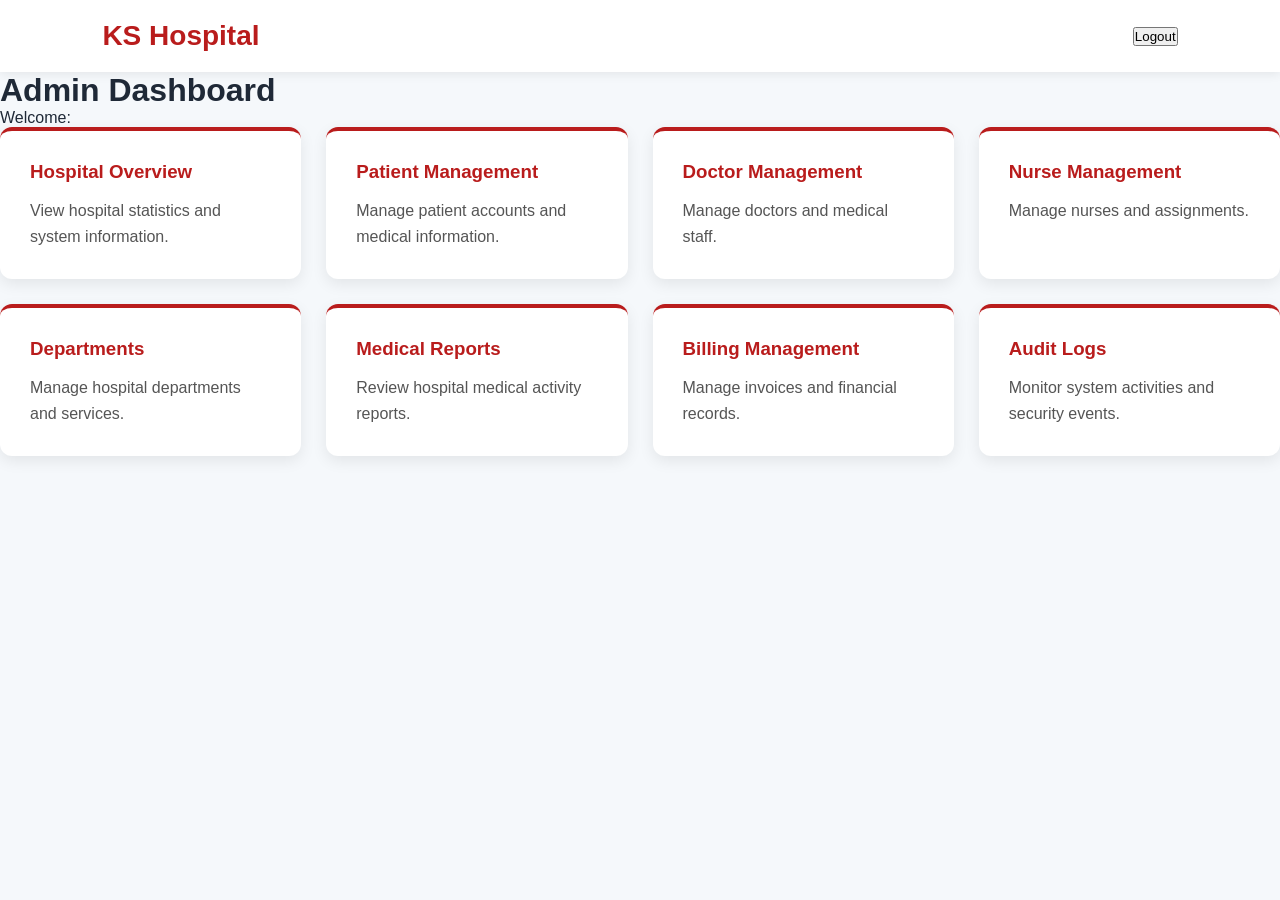
<file: frontend/pages/admin-dashboard.before_api.html>
<!DOCTYPE html>
<html lang="en">

<head>

<meta charset="UTF-8">
<meta name="viewport" content="width=device-width, initial-scale=1.0">

<title>KS Hospital - Admin Dashboard</title>

<link rel="stylesheet" href="../css/style.css">

</head>


<body>


<header>

<div class="logo">
KS Hospital
</div>


<button onclick="logout()">
Logout
</button>


</header>



<main>


<h1>Admin Dashboard</h1>


<p>
Welcome:
<span id="username"></span>
</p>



<section class="cards">


<div class="card">

<h3>Hospital Overview</h3>

<p>
View hospital statistics and system information.
</p>

</div>



<div class="card">

<h3>Patient Management</h3>

<p>
Manage patient accounts and medical information.
</p>

</div>



<div class="card">

<h3>Doctor Management</h3>

<p>
Manage doctors and medical staff.
</p>

</div>



<div class="card">

<h3>Nurse Management</h3>

<p>
Manage nurses and assignments.
</p>

</div>



<div class="card">

<h3>Departments</h3>

<p>
Manage hospital departments and services.
</p>

</div>



<div class="card">

<h3>Medical Reports</h3>

<p>
Review hospital medical activity reports.
</p>

</div>



<div class="card">

<h3>Billing Management</h3>

<p>
Manage invoices and financial records.
</p>

</div>



<div class="card">

<h3>Audit Logs</h3>

<p>
Monitor system activities and security events.
</p>

</div>



</section>


</main>



<script>

document.getElementById("username").innerHTML =
localStorage.getItem("username");


function logout(){

localStorage.clear();

window.location.href="../login.html";

}

</script>


</body>

</html>
</file>
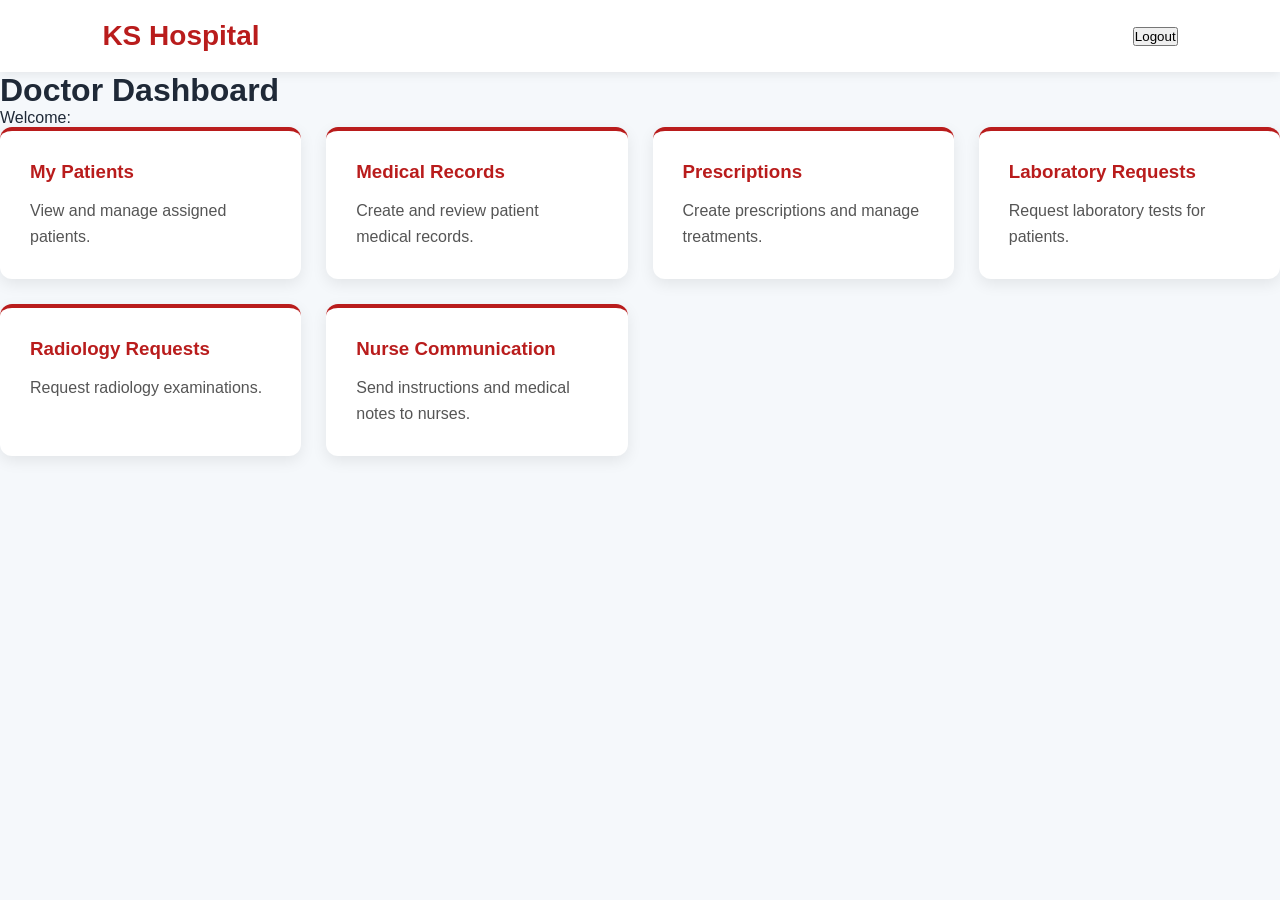
<file: frontend/pages/doctor-dashboard.html>
<!DOCTYPE html>
<html lang="en">

<head>

<meta charset="UTF-8">
<meta name="viewport" content="width=device-width, initial-scale=1.0">

<title>KS Hospital - Doctor Dashboard</title>

<link rel="stylesheet" href="../css/style.css">

</head>


<body>


<header>

<div class="logo">
KS Hospital
</div>


<button onclick="logout()">
Logout
</button>


</header>



<main>


<h1>Doctor Dashboard</h1>


<p>
Welcome:
<span id="username"></span>
</p>



<section class="cards">


<div class="card">

<h3>My Patients</h3>

<p>
View and manage assigned patients.
</p>

</div>



<div class="card">

<h3>Medical Records</h3>

<p>
Create and review patient medical records.
</p>

</div>



<div class="card">

<h3>Prescriptions</h3>

<p>
Create prescriptions and manage treatments.
</p>

</div>



<div class="card">

<h3>Laboratory Requests</h3>

<p>
Request laboratory tests for patients.
</p>

</div>



<div class="card">

<h3>Radiology Requests</h3>

<p>
Request radiology examinations.
</p>

</div>



<div class="card">

<h3>Nurse Communication</h3>

<p>
Send instructions and medical notes to nurses.
</p>

</div>



</section>


</main>



<script>

document.getElementById("username").innerHTML =
localStorage.getItem("username");


function logout(){

localStorage.clear();

window.location.href="../login.html";

}

</script>


</body>

</html>
</file>
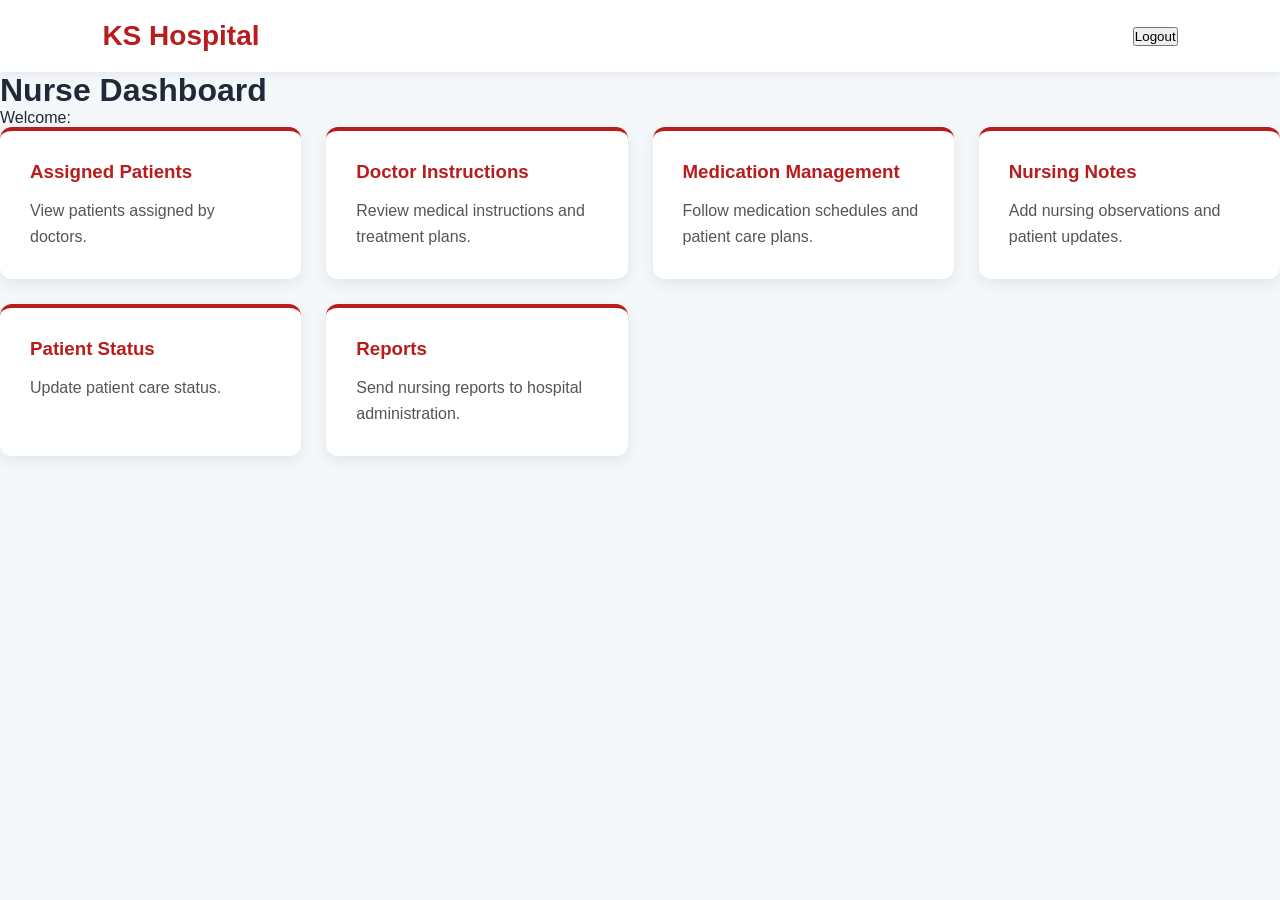
<file: frontend/pages/nurse-dashboard.html>
<!DOCTYPE html>
<html lang="en">

<head>

<meta charset="UTF-8">
<meta name="viewport" content="width=device-width, initial-scale=1.0">

<title>KS Hospital - Nurse Dashboard</title>

<link rel="stylesheet" href="../css/style.css">

</head>


<body>


<header>

<div class="logo">
KS Hospital
</div>


<button onclick="logout()">
Logout
</button>


</header>



<main>


<h1>Nurse Dashboard</h1>


<p>
Welcome:
<span id="username"></span>
</p>



<section class="cards">


<div class="card">

<h3>Assigned Patients</h3>

<p>
View patients assigned by doctors.
</p>

</div>



<div class="card">

<h3>Doctor Instructions</h3>

<p>
Review medical instructions and treatment plans.
</p>

</div>



<div class="card">

<h3>Medication Management</h3>

<p>
Follow medication schedules and patient care plans.
</p>

</div>



<div class="card">

<h3>Nursing Notes</h3>

<p>
Add nursing observations and patient updates.
</p>

</div>



<div class="card">

<h3>Patient Status</h3>

<p>
Update patient care status.
</p>

</div>



<div class="card">

<h3>Reports</h3>

<p>
Send nursing reports to hospital administration.
</p>

</div>



</section>


</main>



<script>

document.getElementById("username").innerHTML =
localStorage.getItem("username");


function logout(){

localStorage.clear();

window.location.href="../login.html";

}

</script>


</body>

</html>
</file>
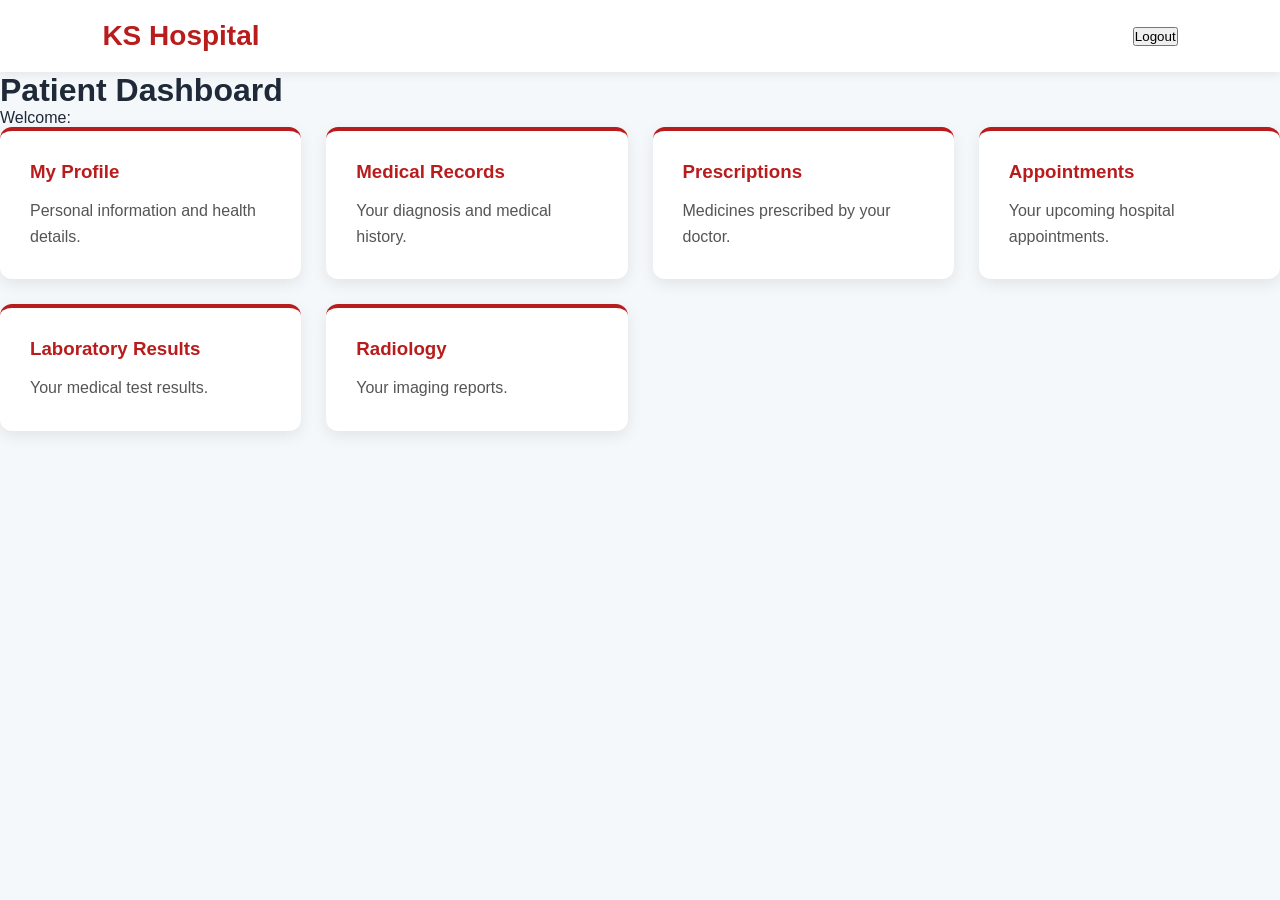
<file: frontend/pages/patient-dashboard.html>
<!DOCTYPE html>
<html lang="en">

<head>
    <meta charset="UTF-8">
    <meta name="viewport" content="width=device-width, initial-scale=1.0">

    <title>KS Hospital - Patient Dashboard</title>

    <link rel="stylesheet" href="../css/style.css">
</head>

<body>

<header>

    <div class="logo">
        KS Hospital
    </div>

    <button onclick="logout()">
        Logout
    </button>

</header>


<main>

<h1>Patient Dashboard</h1>

<p>
Welcome:
<span id="username"></span>
</p>


<section class="cards">

<div class="card">
<h3>My Profile</h3>
<p>Personal information and health details.</p>
</div>


<div class="card">
<h3>Medical Records</h3>
<p>Your diagnosis and medical history.</p>
</div>


<div class="card">
<h3>Prescriptions</h3>
<p>Medicines prescribed by your doctor.</p>
</div>


<div class="card">
<h3>Appointments</h3>
<p>Your upcoming hospital appointments.</p>
</div>


<div class="card">
<h3>Laboratory Results</h3>
<p>Your medical test results.</p>
</div>


<div class="card">
<h3>Radiology</h3>
<p>Your imaging reports.</p>
</div>


</section>

</main>


<script>

document.getElementById("username").innerHTML =
localStorage.getItem("username");


function logout(){

localStorage.clear();

window.location.href="../login.html";

}

</script>


</body>

</html>
</file>
<file: frontend/css/style.css>
* {
    box-sizing: border-box;
    margin: 0;
    padding: 0;
    font-family: Arial, sans-serif;
}

body {
    background: #f5f8fb;
    color: #1f2937;
}


header {
    background: white;
    padding: 20px 8%;
    display: flex;
    justify-content: space-between;
    align-items: center;
    box-shadow: 0 2px 10px rgba(0,0,0,0.08);
}


.logo {
    font-size: 28px;
    font-weight: bold;
    color: #b91c1c;
}


nav a {
    text-decoration: none;
    color: #b91c1c;
    font-weight: bold;
}


.hero {
    text-align: center;
    padding: 80px 10%;
    background: white;
}


.hero h1 {
    font-size: 42px;
    margin-bottom: 20px;
}


.hero p {
    max-width: 700px;
    margin: 15px auto;
    line-height: 1.7;
    color: #555;
}


.btn {
    display: inline-block;
    margin-top: 25px;
    background: #b91c1c;
    color: white;
    padding: 14px 35px;
    border-radius: 8px;
    text-decoration: none;
}



.departments,
.contact,
.privacy {
    padding: 60px 8%;
}


.departments h2,
.contact h2,
.privacy h2 {
    text-align: center;
    margin-bottom: 35px;
}


.cards {
    display: grid;
    grid-template-columns: repeat(auto-fit,minmax(250px,1fr));
    gap: 25px;
}


.card {
    background: white;
    padding: 30px;
    border-radius: 12px;
    box-shadow: 0 5px 15px rgba(0,0,0,0.08);
    border-top: 4px solid #b91c1c;
}


.card h3 {
    margin-bottom: 15px;
    color: #b91c1c;
}


.card p {
    color: #555;
    line-height: 1.6;
}



.contact,
.privacy {
    background: white;
    margin: 30px 8%;
    border-radius: 15px;
    box-shadow: 0 5px 15px rgba(0,0,0,0.08);
}


.contact p,
.privacy p {
    margin: 15px 0;
    line-height: 1.7;
}



footer {
    text-align: center;
    padding: 25px;
    background: #111827;
    color: white;
}


/* ================================
   Responsive Design
   KS Hospital
================================ */


/* Login and small screens */
.content {
    width: 100%;
    max-width: 450px;
    margin: 0 auto;
}


.content form {
    display: flex;
    flex-direction: column;
    gap: 15px;
}


.content input {
    width: 100%;
    padding: 14px 16px;
    font-size: 16px;
    border: 1px solid #d1d5db;
    border-radius: 8px;
    outline: none;
}


.content input:focus {
    border-color: #b91c1c;
}


@media (max-width: 768px) {

    header {
        padding: 18px 5%;
    }


    .logo {
        font-size: 22px;
    }


    .hero {
        padding: 50px 5%;
    }


    .hero h1 {
        font-size: 32px;
    }


    .btn {
        width: 100%;
        padding: 14px;
    }

}


/* Very small phones */

@media (max-width: 380px) {

    .hero {
        padding: 35px 4%;
    }


    .hero h1 {
        font-size: 28px;
    }


    .logo {
        font-size: 20px;
    }

}
</file>
